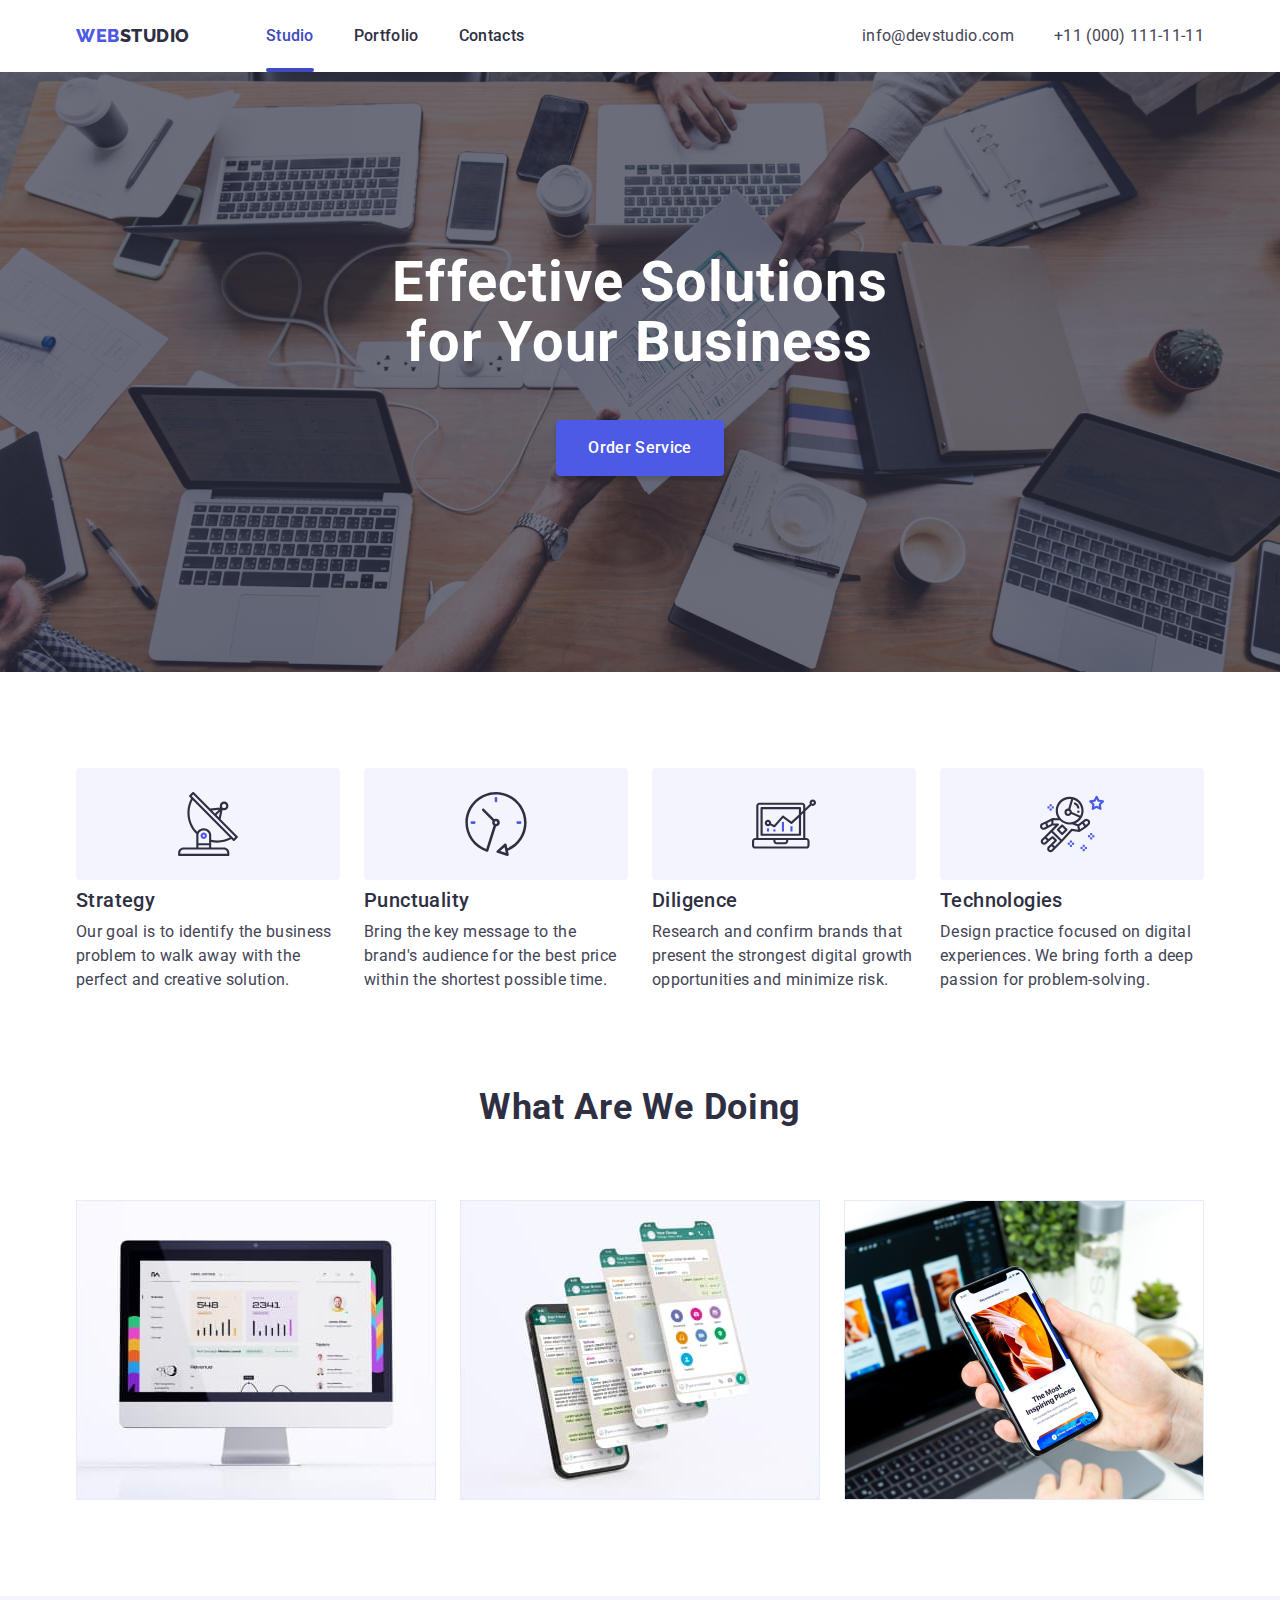
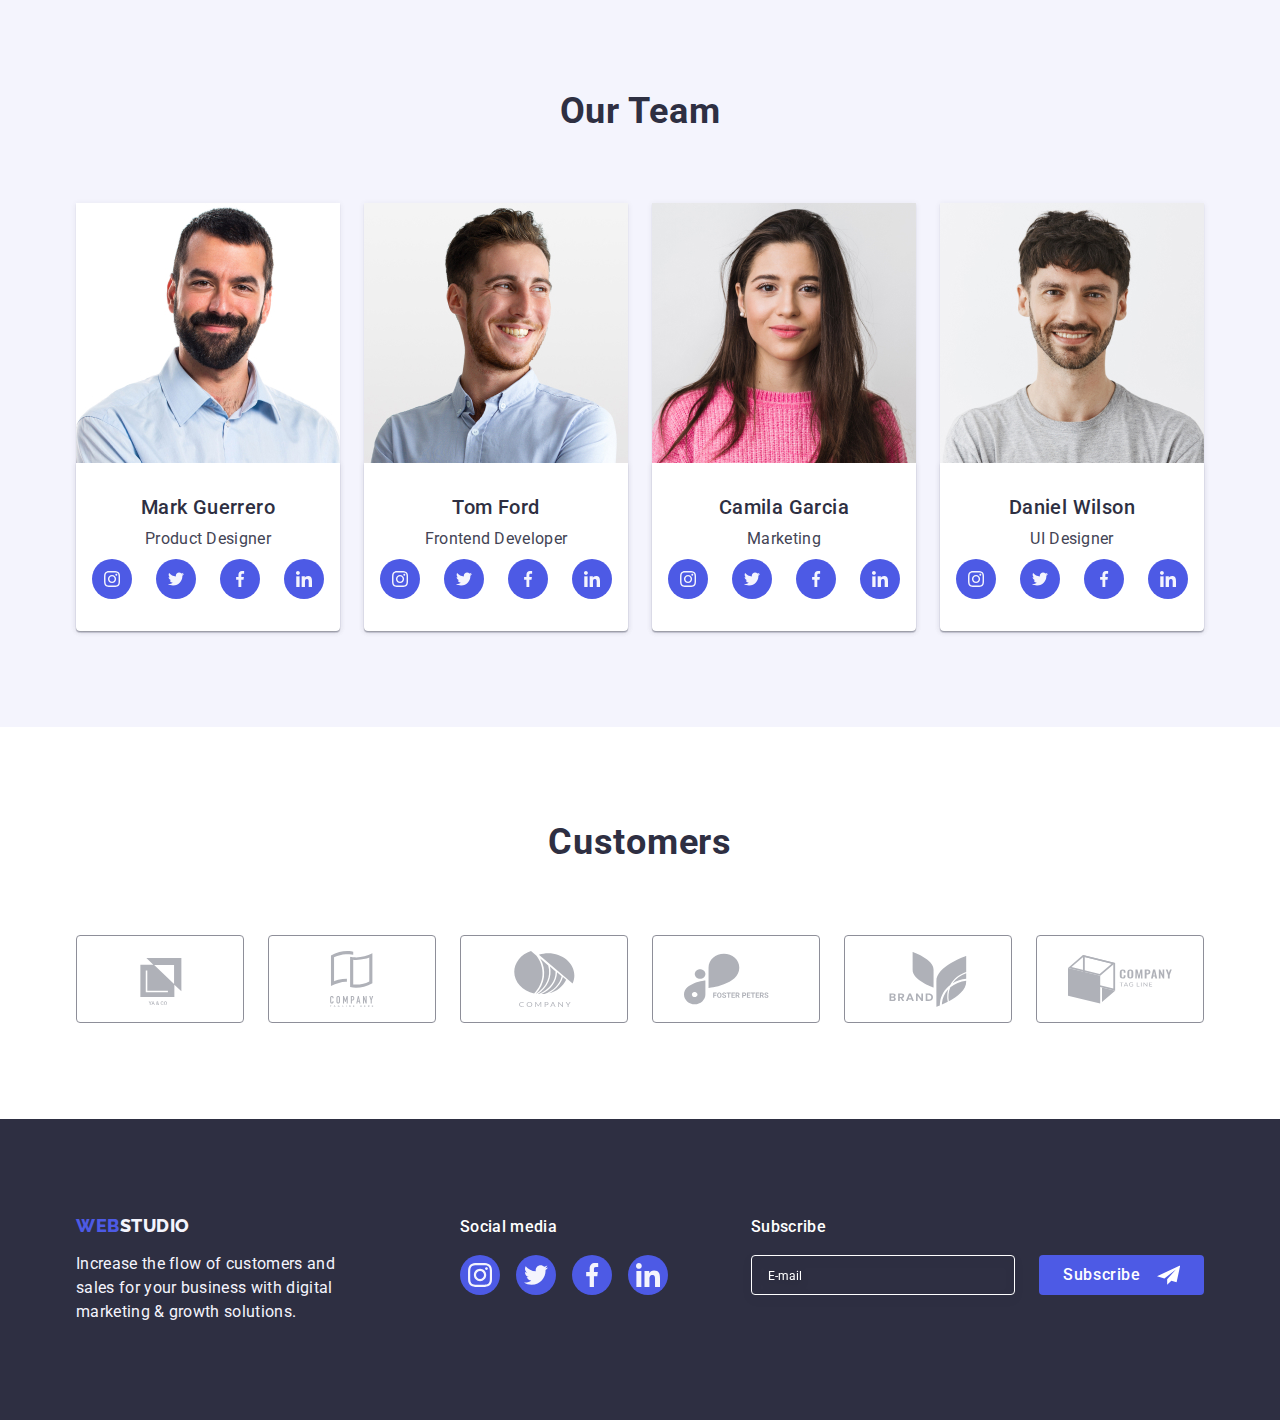
<file: index.html>
<!DOCTYPE html>
<html lang="en">
  <head>
    <meta charset="UTF-8" />
    <meta http-equiv="X-UA-Compatible" content="IE=edge" />
    <meta name="viewport" content="width=device-width, initial-scale=1.0" />
    <title>WebStudio</title>
    <link rel="preconnect" href="https://fonts.googleapis.com" />
    <link rel="preconnect" href="https://fonts.gstatic.com" crossorigin />
    <link
      href="https://fonts.googleapis.com/css2?family=Raleway:wght@800&family=Roboto:wght@400;500;700;900&display=swap"
      rel="stylesheet"
    />
    <link
      rel="stylesheet"
      href="https://cdnjs.cloudflare.com/ajax/libs/modern-normalize/1.1.0/modern-normalize.min.css"
    />
    <link rel="stylesheet" href="./css/styles.css" />
  </head>
  <body>
    <!-- Header -->

    <header class="header">
      <div class="container header-container">
        <nav class="header-nav">
          <a class="logo link" href="./index.html">Web<span class="logo-part">Studio</span></a>
          <ul class="site-nav list">
            <li class="site-nav-item"><a class="link current" href="./index.html">Studio</a></li>
            <li class="site-nav-item"><a class="link" href="./portfolio.html">Portfolio</a></li>
            <li class="site-nav-item"><a class="link" href="">Contacts</a></li>
          </ul>
        </nav>
        <button type="button" class="mobile-menu-open js-open-menu">
          <svg class="mobile-menu-open-icon" width="32" height="32">
            <use href="./images/icon.svg#icon-menu-hamburger"></use>
          </svg>
        </button>
        <address class="address">
          <ul class="list address-list">
            <li class="address-item">
              <a class="address-link link" href="mailto:info@devstudio.com">info@devstudio.com</a>
            </li>
            <li class="address-item">
              <a class="address-link link" href="tel:+110001111111">+11 (000) 111-11-11</a>
            </li>
          </ul>
        </address>
      </div>
      <div class="mobile-menu js-menu-container">
        <div class="container mobile-menu_container">
          <ul class="list mobile-menu-list">
            <li class="mobile-menu-item"
              ><a class="mobile-menu-link link current" href="./index.html">Studio</a></li
            >
            <li class="mobile-menu-item"
              ><a class="mobile-menu-link link" href="./portfolio.html">Portfolio</a></li
            >
            <li class="mobile-menu-item"><a class="mobile-menu-link link" href="">Contacts</a></li>
          </ul>
          <address class="mobile-menu-address">
            <ul class="list address-mobile-list">
              <li class="address-mobile-menu-item"
                ><a class="address-mobile-phone-menu-link link" href="tel:+110001111111"
                  >+11 (000) 111-11-11</a
                ></li
              >
              <li class="address-mobile-menu-item"
                ><a class="address-mobile-mail-menu-link link" href="">info@devstudio.com</a></li
              >
            </ul>
          </address>
          <ul class="list mobile-social-list">
            <li class="mobile-menu-social-item"
              ><a class="mobile-menu-social-link" href=""
                ><svg class="mobile-menu-social-icon" width="24" height="24">
                  <use href="./images/icon.svg#icon-instagram"></use></svg></a
            ></li>
            <li class="mobile-menu-social-item"
              ><a class="mobile-menu-social-link" href=""
                ><svg class="mobile-menu-social-icon" width="24" height="24">
                  <use href="./images/icon.svg#icon-twitter"></use></svg></a
            ></li>
            <li class="mobile-menu-social-item"
              ><a class="mobile-menu-social-link" href=""
                ><svg class="mobile-menu-social-icon" width="24" height="24">
                  <use href="./images/icon.svg#icon-facebook"></use></svg></a
            ></li>
            <li class="mobile-menu-social-item"
              ><a class="mobile-menu-social-link" href=""
                ><svg class="mobile-menu-social-icon" width="24" height="24">
                  <use href="./images/icon.svg#icon-linkedin"></use></svg></a
            ></li>
          </ul>
          <button class="mobile-menu_close-btn js-close-menu">
            <svg class="mobile-menu_close-icon" width="8" height="8">
              <use href="./images/icon.svg#icon-close-btn"></use>
            </svg>
          </button>
        </div>
      </div>
    </header>

    <main>

    <!-- Hero section -->

    <section class="hero">
        <div class="container hero-container">
          <h1 class="hero-title">Effective Solutions for Your Business</h1>
          <button type="button" class="button" data-modal-open>Order Service</button>
        </div>
      </section>

    <!-- Our advantages -->

    <section class="section">
        <div class="container">
          <h2 class="section-title visually-hidden">Our advantages</h2>
          <ul class="advantage-list list">
            <li class="advantage-item">
              <div class="advantage-icon-wrap">
                <svg class="advantage-icon" width="64" height="64">
                  <use href="./images/icon.svg#icon-antenna"></use>
                </svg>
              </div>
              <h3 class="title">Strategy</h3>
              <p class="text">
                Our goal is to identify the business problem to walk away with the perfect and
                creative solution.
              </p>
            </li>
            <li class="advantage-item">
              <div class="advantage-icon-wrap">
                <svg class="advantage-icon" width="64" height="64">
                  <use href="./images/icon.svg#icon-clock"></use>
                </svg>
              </div>
              <h3 class="title">Punctuality</h3>
              <p class="text">
                Bring the key message to the brand's audience for the best price within the shortest
                possible time.
              </p>
            </li>
            <li class="advantage-item">
              <div class="advantage-icon-wrap">
                <svg class="advantage-icon" width="64" height="64">
                  <use href="./images/icon.svg#icon-diagram"></use>
                </svg>
              </div>
              <h3 class="title">Diligence</h3>
              <p class="text">
                Research and confirm brands that present the strongest digital growth opportunities
                and minimize risk.
              </p>
            </li>
            <li class="advantage-item">
              <div class="advantage-icon-wrap">
                <svg class="advantage-icon" width="64" height="64">
                  <use href="./images/icon.svg#icon-astronaut"></use>
                </svg>
              </div>
              <h3 class="title">Technologies</h3>
              <p class="text">
                Design practice focused on digital experiences. We bring forth a deep passion for
                problem-solving.
              </p>
            </li>
          </ul>
        </div>
      </section>

    <!--What are we doing  -->

    <section class="section section-work">
        <div class="container">
          <h2 class="section-title">What are we doing</h2>
          <ul class="list-work list">
            <li class="work-item">
              <img
              srcset="
              ./images/work/work-1@1x.jpg 1x,
              ./images/work/work-1@2x.jpg 2x
              "
                src="./images/work/work-1@1x.jpg"
                alt="Monitor with image"
                width="360"
                height="300"
                loading="lazy"
              />
            </li>
            <li class="work-item">
              <img
              srcset="
              ./images/work/work-2@1x.jpg 1x,
              ./images/work/work-2@2x.jpg 2x
              "
                src="./images/work/work-2@1x.jpg"
                alt="Smartphone with open app"
                width="360"
                height="300"
                loading="lazy"
              />
            </li>
            <li class="work-item">
              <img
                srcset="
              ./images/work/work-3@1x.jpg 1x,
              ./images/work/work-3@2x.jpg 2x
              "
                src="./images/work/work-3@1x.jpg"
                alt="Browse smartphone"
                width="360"
                height="300"
                loading="lazy"
              />
            </li>
          </ul>
        </div>
      </section>

    <!-- Our team -->

    <section class="section section-team">
        <div class="container">
          <h2 class="section-title">Our Team</h2>
          <ul class="team-list list">
            <li class="team-item">
              <img
              srcset="
          ./images/our-team/img-1@1x.jpg 1x,
          ./images/our-team/img-1@2x.jpg 2x
          "
                src="./images/our-team/img-1@1x.jpg"
                alt="Mark Guerrero"
                width="264"
                height="260"
                loading="lazy"
              />
              <div class="card-content-wrapper">
                <h3 class="title">Mark Guerrero</h3>
                <p class="text">Product Designer</p>
                <ul class="social-list list">
                  <li class="social-list-item">
                    <a href="" class="social-list-link">
                      <svg class="social-list-icon" width="16" height="16">
                        <use href="./images/icon.svg#icon-instagram"></use>
                      </svg>
                    </a>
                  </li>
                  <li class="social-list-item">
                    <a href="" class="social-list-link">
                      <svg class="social-list-icon" width="16" height="16">
                        <use href="./images/icon.svg#icon-twitter"></use>
                      </svg>
                    </a>
                  </li>
                  <li class="social-list-item">
                    <a href="" class="social-list-link">
                      <svg class="social-list-icon" width="16" height="16">
                        <use href="./images/icon.svg#icon-facebook"></use>
                      </svg>
                    </a>
                  </li>
                  <li class="social-list-item">
                    <a href="" class="social-list-link">
                      <svg class="social-list-icon" width="16" height="16">
                        <use href="./images/icon.svg#icon-linkedin"></use>
                      </svg>
                    </a>
                  </li>
                </ul>
              </div>
            </li>
            <li class="team-item">
              <img
                srcset="
          ./images/our-team/img-2@1x.jpg 1x,
          ./images/our-team/img-2@2x.jpg 2x
          "
                src="./images/our-team/img-2@1x.jpg"
                 alt="Tom Ford"
                  width="264"
                   height="260"
                   loading="lazy"
                   />
              <div class="card-content-wrapper">
                <h3 class="title">Tom Ford</h3>
                <p class="text">Frontend Developer</p>
                <ul class="social-list list">
                  <li class="social-list-item">
                    <a href="" class="social-list-link">
                      <svg class="social-list-icon" width="16" height="16">
                        <use href="./images/icon.svg#icon-instagram"></use>
                      </svg>
                    </a>
                  </li>
                  <li class="social-list-item">
                    <a href="" class="social-list-link">
                      <svg class="social-list-icon" width="16" height="16">
                        <use href="./images/icon.svg#icon-twitter"></use>
                      </svg>
                    </a>
                  </li>
                  <li class="social-list-item">
                    <a href="" class="social-list-link">
                      <svg class="social-list-icon" width="16" height="16">
                        <use href="./images/icon.svg#icon-facebook"></use>
                      </svg>
                    </a>
                  </li>
                  <li class="social-list-item">
                    <a href="" class="social-list-link">
                      <svg class="social-list-icon" width="16" height="16">
                        <use href="./images/icon.svg#icon-linkedin"></use>
                      </svg>
                    </a>
                  </li>
                </ul>
              </div>
            </li>
            <li class="team-item">
              <img
                srcset="
          ./images/our-team/img-3@1x.jpg 1x,
          ./images/our-team/img-3@2x.jpg 2x
          "
                src="./images/our-team/img-3@1x.jpg"
                alt="Camila Garcia"
                width="264"
                height="260"
                loading="lazy"
              />
              <div class="card-content-wrapper">
                <h3 class="title">Camila Garcia</h3>
                <p class="text">Marketing</p>
                <ul class="social-list list">
                  <li class="social-list-item">
                    <a href="" class="social-list-link">
                      <svg class="social-list-icon" width="16" height="16">
                        <use href="./images/icon.svg#icon-instagram"></use>
                      </svg>
                    </a>
                  </li>
                  <li class="social-list-item">
                    <a href="" class="social-list-link">
                      <svg class="social-list-icon" width="16" height="16">
                        <use href="./images/icon.svg#icon-twitter"></use>
                      </svg>
                    </a>
                  </li>
                  <li class="social-list-item">
                    <a href="" class="social-list-link">
                      <svg class="social-list-icon" width="16" height="16">
                        <use href="./images/icon.svg#icon-facebook"></use>
                      </svg>
                    </a>
                  </li>
                  <li class="social-list-item">
                    <a href="" class="social-list-link">
                      <svg class="social-list-icon" width="16" height="16">
                        <use href="./images/icon.svg#icon-linkedin"></use>
                      </svg>
                    </a>
                  </li>
                </ul>
              </div>
            </li>
            <li class="team-item">
              <img
              srcset="
          ./images/our-team/img-4@1x.jpg 1x,
          ./images/our-team/img-4@2x.jpg 2x
          "
                src="./images/our-team/img-4@1x.jpg"
                alt="Daniel Wilson"
                width="264"
                height="260"
                loading="lazy"
              />
              <div class="card-content-wrapper">
                <h3 class="title">Daniel Wilson</h3>
                <p class="text">UI Designer</p>
                <ul class="social-list list">
                  <li class="social-list-item">
                    <a href="" class="social-list-link">
                      <svg class="social-list-icon" width="16" height="16">
                        <use href="./images/icon.svg#icon-instagram"></use>
                      </svg>
                    </a>
                  </li>
                  <li class="social-list-item">
                    <a href="" class="social-list-link">
                      <svg class="social-list-icon" width="16" height="16">
                        <use href="./images/icon.svg#icon-twitter"></use>
                      </svg>
                    </a>
                  </li>
                  <li class="social-list-item">
                    <a href="" class="social-list-link">
                      <svg class="social-list-icon" width="16" height="16">
                        <use href="./images/icon.svg#icon-facebook"></use>
                      </svg>
                    </a>
                  </li>
                  <li class="social-list-item">
                    <a href="" class="social-list-link">
                      <svg class="social-list-icon" width="16" height="16">
                        <use href="./images/icon.svg#icon-linkedin"></use>
                      </svg>
                    </a>
                  </li>
                </ul>
              </div>
            </li>
          </ul>
        </div>
      </section>

    <!-- Section Customers -->

    <section class="section section-customers">
        <div class="container">
          <h2 class="section-title">Customers</h2>
          <ul class="customers-list list">
            <li class="customers-list-item">
              <a href="" class="customers-list-link">
                <svg class="customers-list-icon" width="104" height="56">
                  <use href="./images/icon.svg#icon-logo-1"></use>
                </svg>
              </a>
            </li>
            <li class="customers-list-item">
              <a href="" class="customers-list-link">
                <svg class="customers-list-icon" width="104" height="56">
                  <use href="./images/icon.svg#icon-logo-2"></use>
                </svg>
              </a>
            </li>
            <li class="customers-list-item">
              <a href="" class="customers-list-link">
                <svg class="customers-list-icon" width="104" height="56">
                  <use href="./images/icon.svg#icon-logo-3"></use>
                </svg>
              </a>
            </li>
            <li class="customers-list-item">
              <a href="" class="customers-list-link">
                <svg class="customers-list-icon" width="104" height="56">
                  <use href="./images/icon.svg#icon-logo-4"></use>
                </svg>
              </a>
            </li>
            <li class="customers-list-item">
              <a href="" class="customers-list-link">
                <svg class="customers-list-icon" width="104" height="56">
                  <use href="./images/icon.svg#icon-logo-5"></use>
                </svg>
              </a>
            </li>
            <li class="customers-list-item">
              <a href="" class="customers-list-link">
                <svg class="customers-list-icon" width="104" height="56">
                  <use href="./images/icon.svg#icon-logo-6"></use>
                </svg>
              </a>
            </li>
          </ul>
        </div>
      </section>
    </main>

    <!-- footer -->

    <footer class="footer">
      <div class="container footer-container">
        <div class="logo-wrap">
          <a class="logo link" href="./index.html">Web<span class="logo-part">Studio</span></a>
          <p class="text">
            Increase the flow of customers and sales for your business with digital marketing &
            growth solutions.
          </p>
        </div>

        <div class="social-list-wrap">
          <p class="social-title">Social media</p>
          <ul class="social-list list">
            <li class="social-list-item">
              <a href="" class="social-list-link">
                <svg class="social-list-icon" width="24" height="24">
                  <use href="./images/icon.svg#icon-instagram"></use>
                </svg>
              </a>
            </li>
            <li class="social-list-item">
              <a href="" class="social-list-link">
                <svg class="social-list-icon" width="24" height="24">
                  <use href="./images/icon.svg#icon-twitter"></use>
                </svg>
              </a>
            </li>
            <li class="social-list-item">
              <a href="" class="social-list-link">
                <svg class="social-list-icon" width="24" height="24">
                  <use href="./images/icon.svg#icon-facebook"></use>
                </svg>
              </a>
            </li>
            <li class="social-list-item">
              <a href="" class="social-list-link">
                <svg class="social-list-icon" width="24" height="24">
                  <use href="./images/icon.svg#icon-linkedin"></use>
                </svg>
              </a>
            </li>
          </ul>
        </div>
        <div class="footer-subscribe-wrap">
          <p class="footer-subscribe-field-desc">Subscribe</p>
          <form class="footer-form">
            <label class="footer-subscribe-field">
              <input
                class="footer-subscribe-field-input"
                type="email"
                name="user_email"
                placeholder="E-mail"
              />
            </label>
            <button type="submit" class="footer-subscribe-btn"
              >Subscribe
              <svg class="footer-subscribe-icon" width="24" height="24">
                <use href="./images/icon.svg#icon-subscribe-telegram"></use>
              </svg>
            </button>
          </form>
        </div>
      </div>
    </footer>

    <!-- Modal -->

    <div class="backdrop is-hidden" data-modal>
      <div class="modal">
        <button type="button" class="modal-close-btn" data-modal-close>
          <svg class="modal-close-btn-icon" width="8" height="8">
            <use href="./images/icon.svg#icon-close-btn"></use>
          </svg>
        </button>
        <form class="modal-form">
          <p class="modal-desc">Leave your contacts and we will call you back</p>
          <label class="modal-form-field">
            <span class="modal-form-imput-desc"> Name </span>
            <span class="modal-form-input-wrap">
              <input type="text" name="user_name" class="modal-form-input" />
              <svg class="modal-form-imput-icon" width="12" height="12">
                <use href="./images/icon.svg#icon-name"></use>
              </svg>
            </span>
          </label>
          <label class="modal-form-field">
            <span class="modal-form-imput-desc"> Phone </span>
            <span class="modal-form-input-wrap">
              <input type="tel" name="user_phone" class="modal-form-input" />
              <svg class="modal-form-imput-icon" width="13" height="13">
                <use href="./images/icon.svg#icon-phone"></use>
              </svg>
            </span>
          </label>
          <label class="modal-form-field">
            <span class="modal-form-imput-desc"> Email </span>
            <span class="modal-form-input-wrap">
              <input type="email" name="user_email" class="modal-form-input" />
              <svg class="modal-form-imput-icon" width="15" height="12">
                <use href="./images/icon.svg#icon-email"></use>
              </svg>
            </span>
          </label>
          <label class="modal-form-field">
            <span class="modal-form-imput-desc">Comment</span>
            <textarea
              class="modal-form-massage"
              name="user_massage"
              placeholder="Text input"
            ></textarea>
          </label>
          <input
            id="user-policy"
            type="checkbox"
            name="user_policy"
            class="modal-form-check visually-hidden"
          />
          <label for="user-policy" class="modal-form-check-desk"
            >
            <span>accept the terms and conditions of the&nbsp;<a class="footer-modal-link" href=""
              >Privacy Policy</a>
            </span>
            </label
          >
          <button type="submit" class="modal-form-submit-btn">Send</button>
        </form>
      </div>
    </div>
    <script src="./js/mobile-menu.js"></script>
    <script src="./js/modal.js"></script>
  </body>
</html>
</file>
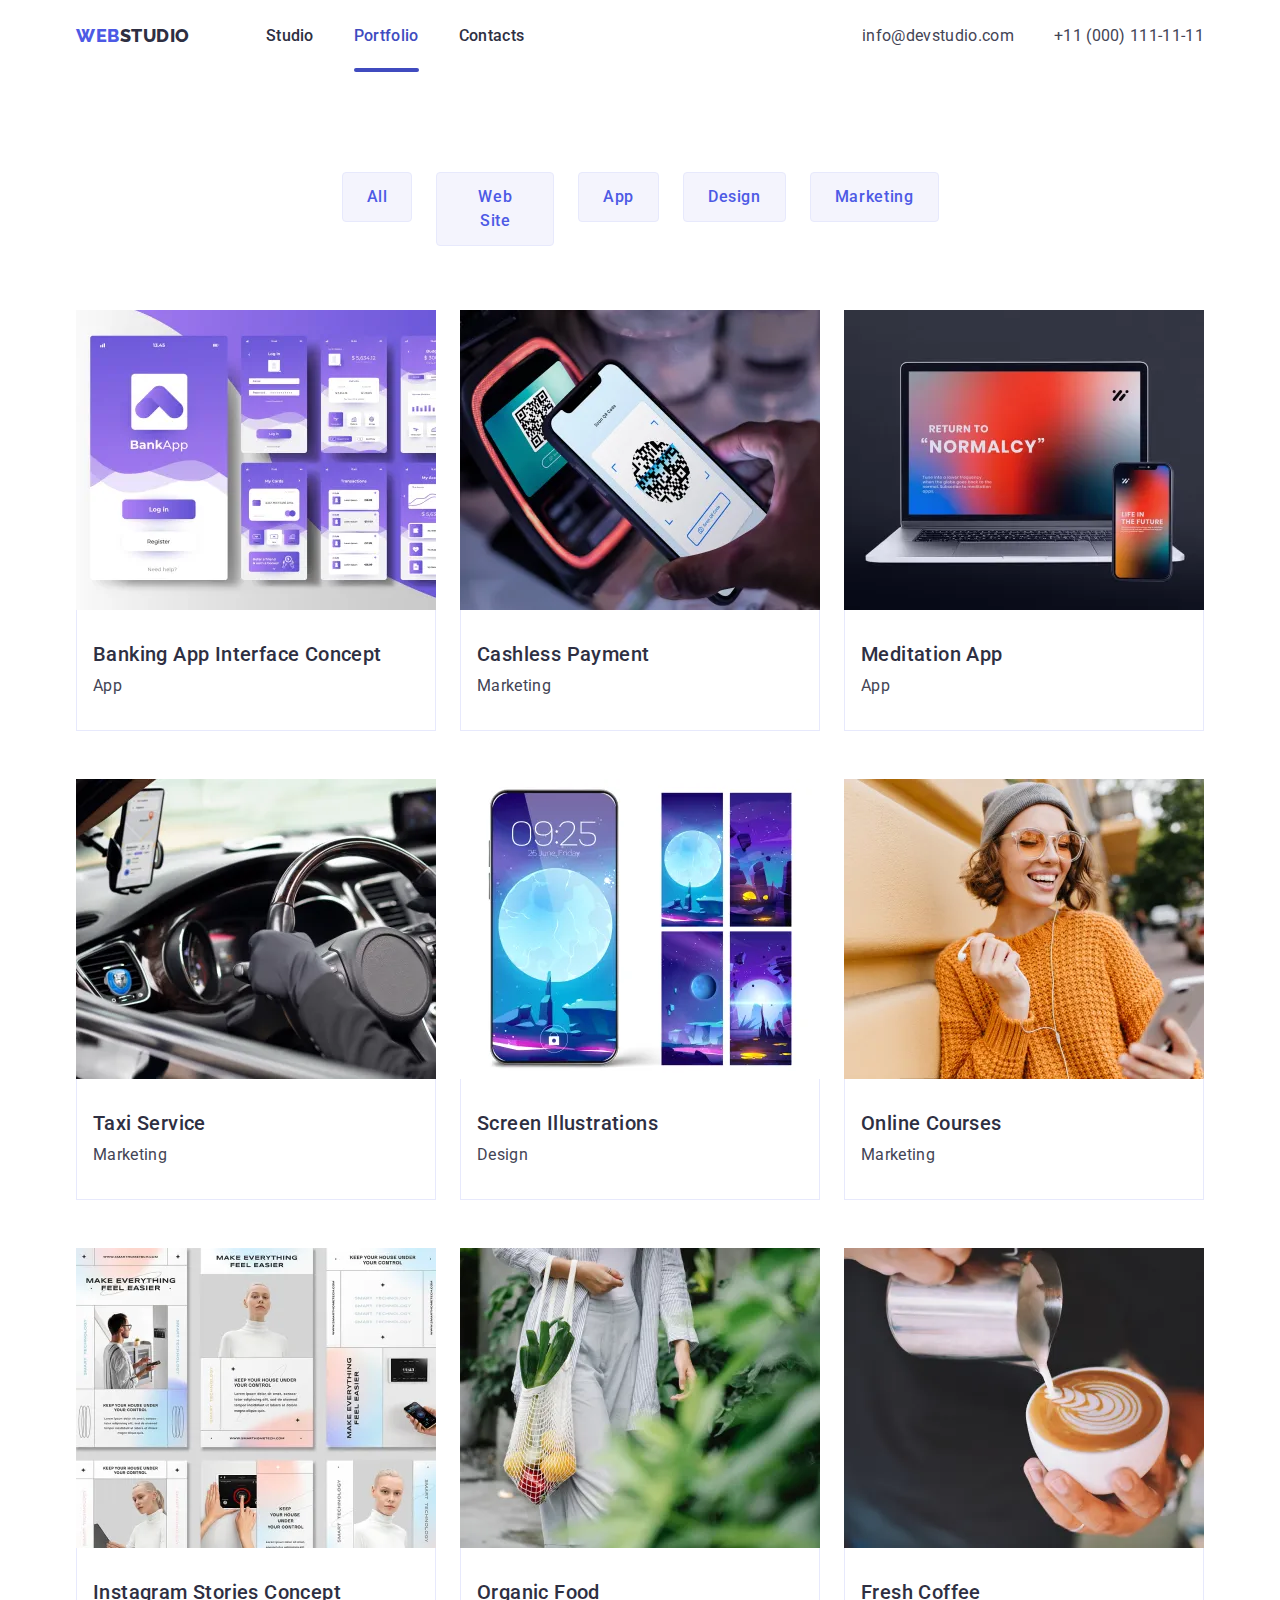
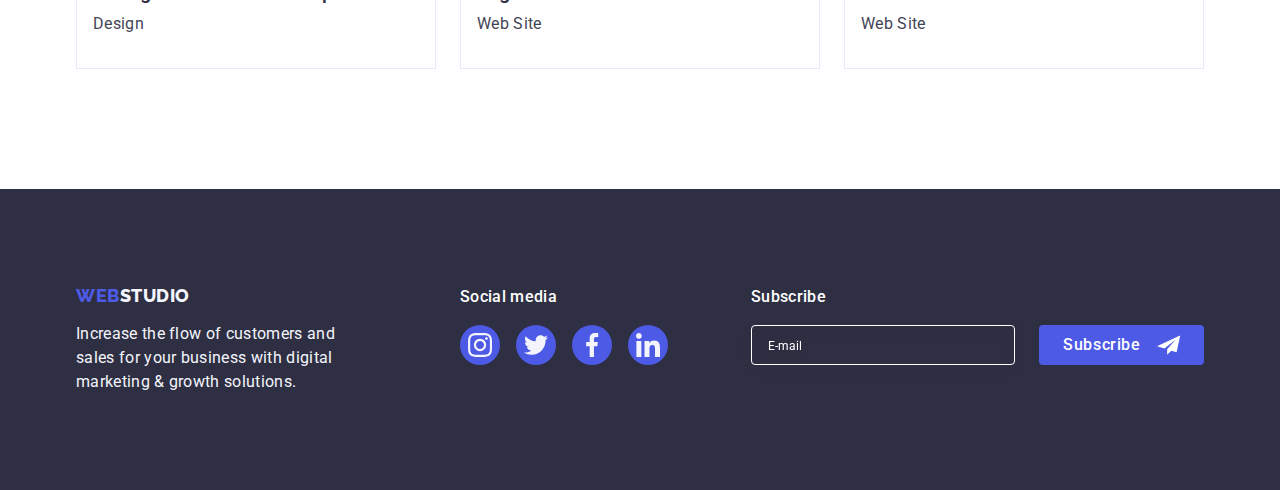
<file: portfolio.html>
<!DOCTYPE html>
<html lang="en">
  <head>
    <meta charset="UTF-8" />
    <meta http-equiv="X-UA-Compatible" content="IE=edge" />
    <meta name="viewport" content="width=device-width, initial-scale=1.0" />
    <title>WebStudio</title>
    <link rel="preconnect" href="https://fonts.googleapis.com" />
    <link rel="preconnect" href="https://fonts.gstatic.com" crossorigin />
    <link
      href="https://fonts.googleapis.com/css2?family=Raleway:wght@800&family=Roboto:wght@400;500;700;900&display=swap"
      rel="stylesheet"
    />
    <link
      rel="stylesheet"
      href="https://cdnjs.cloudflare.com/ajax/libs/modern-normalize/1.1.0/modern-normalize.min.css"
    />
    <link rel="stylesheet" href="./css/styles.css" />
  </head>
  <body>
    <!-- Header -->
       <header class="header">
      <div class="container header-container">
        <nav class="header-nav">
          <a class="logo link" href="./index.html">Web<span class="logo-part">Studio</span></a>
          <ul class="site-nav list">
            <li class="site-nav-item"><a class="link" href="./index.html">Studio</a></li>
            <li class="site-nav-item"><a class="link current" href="./portfolio.html">Portfolio</a></li>
            <li class="site-nav-item"><a class="link" href="">Contacts</a></li>
          </ul>
        </nav>
        <button type="button" class="mobile-menu-open js-open-menu">
          <svg class="mobile-menu-open-icon" width="32" height="32">
            <use href="./images/icon.svg#icon-menu-hamburger"></use>
          </svg>
        </button>
        <address class="address">
          <ul class="list address-list">
            <li class="address-item">
              <a class="address-link link" href="mailto:info@devstudio.com">info@devstudio.com</a>
            </li>
            <li class="address-item">
              <a class="address-link link" href="tel:+110001111111">+11 (000) 111-11-11</a>
            </li>
          </ul>
        </address>
      </div>
      <div class="mobile-menu js-menu-container">
        <div class="container mobile-menu_container">
          <ul class="list mobile-menu-list">
            <li class="mobile-menu-item"
              ><a class="mobile-menu-link link current" href="./index.html">Studio</a></li
            >
            <li class="mobile-menu-item"
              ><a class="mobile-menu-link link" href="./portfolio.html">Portfolio</a></li
            >
            <li class="mobile-menu-item"><a class="mobile-menu-link link" href="">Contacts</a></li>
          </ul>
          <address class="mobile-menu-address">
            <ul class="list address-mobile-list">
              <li class="address-mobile-menu-item"
                ><a class="address-mobile-phone-menu-link link" href="tel:+110001111111"
                  >+11 (000) 111-11-11</a
                ></li
              >
              <li class="address-mobile-menu-item"
                ><a class="address-mobile-mail-menu-link link" href="">info@devstudio.com</a></li
              >
            </ul>
          </address>
          <ul class="list mobile-social-list">
            <li class="mobile-menu-social-item"
              ><a class="mobile-menu-social-link" href=""
                ><svg class="mobile-menu-social-icon" width="24" height="24">
                  <use href="./images/icon.svg#icon-instagram"></use></svg></a
            ></li>
            <li class="mobile-menu-social-item"
              ><a class="mobile-menu-social-link" href=""
                ><svg class="mobile-menu-social-icon" width="24" height="24">
                  <use href="./images/icon.svg#icon-twitter"></use></svg></a
            ></li>
            <li class="mobile-menu-social-item"
              ><a class="mobile-menu-social-link" href=""
                ><svg class="mobile-menu-social-icon" width="24" height="24">
                  <use href="./images/icon.svg#icon-facebook"></use></svg></a
            ></li>
            <li class="mobile-menu-social-item"
              ><a class="mobile-menu-social-link" href=""
                ><svg class="mobile-menu-social-icon" width="24" height="24">
                  <use href="./images/icon.svg#icon-linkedin"></use></svg></a
            ></li>
          </ul>
          <button class="mobile-menu_close-btn js-close-menu">
            <svg class="mobile-menu_close-icon" width="8" height="8">
              <use href="./images/icon.svg#icon-close-btn"></use>
            </svg>
          </button>
        </div>
      </div>
    </header>
    <main>
      <section class="section-portfolio">
        <div class="container">
          <h1 class="visually-hidden">Portfolio</h1>
          <ul class="button-list list">
            <li class="button-item"><button type="button" class="btn">All</button></li>
            <li class="button-item"><button type="button" class="btn">Web Site</button></li>
            <li class="button-item"><button type="button" class="btn">App</button></li>
            <li class="button-item"><button type="button" class="btn">Design</button></li>
            <li class="button-item"><button type="button" class="btn">Marketing</button></li>
          </ul>
          <ul class="portfolio-list list">
            <li class="portfolio-item">
              <a href="" class="link portfolio-link">
                <div class="card-img-wrapper">
                  <picture>
                    <source media="(min-width: 1200px )" 
                    srcset="./images/projects/img-1_desc@1x.webp 1x, ./images/projects/img-1_desc@2x.webp 2x"
                     type="image/webp"/>
                    <source media="(min-width: 1200px )" 
                    srcset="./images/projects/img-1_desc@1x.jpg 1x, ./images/projects/img-1_desc@2x.jpg 2x"
                     type="image/jpg"/>
                    <source media="(min-width: 767px )" 
                    srcset="./images/projects/img-1_tab@1x.webp 1x, ./images/projects/img-1_tab@2x.webp 2x"
                     type="image/webp"/>
                    <source media="(min-width: 767px )" 
                    srcset="./images/projects/img-1_tab@1x.jpg 1x, ./images/projects/img-1_tab@2x.jpg 2x"
                     type="image/jpg"/>
                     <source media="(max-width: 767px )" 
                    srcset="./images/projects/img-1_mob@1x.webp 1x, ./images/projects/img-1_mob@2x.webp 2x"
                     type="image/webp"/>
                    <source media="(max-width: 767px )" 
                    srcset="./images/projects/img-1_mob@1x.jpg 1x, ./images/projects/img-1_mob@2x.jpg 2x"
                     type="image/jpg"/>
                    <img
                  src="./images/projects/img-1_mob@1x.jpg.jpg"
                  alt="Banking App Interface Concept"
                  width="360"
                  height="300"
                  loading="lazy"
                />
                </picture>
                <p class="overlay">
                  14 Stylish and User-Friendly App Design Concepts · Task Manager App · Calorie
                  Tracker App · Exotic Fruit Ecommerce App · Cloud Storage App
                </p>
              </div>
                <div class="card-content-wrap">
                  <h2 class="card-title">Banking App Interface Concept</h2>
                  <p class="text">App</p>
                </div>
              </a>
            </li>
            <li class="portfolio-item">
              <a href="" class="link portfolio-link"
                >
                <div class="card-img-wrapper">
                  <picture>
                    <source media="(min-width: 1200px )" 
                    srcset="./images/projects/img-2_desc@1x.webp 1x, ./images/projects/img-2_desc@2x.webp 2x"
                     type="image/webp"/>
                    <source media="(min-width: 1200px )" 
                    srcset="./images/projects/img-2_desc@1x.jpg 1x, ./images/projects/img-2_desc@2x.jpg 2x"
                     type="image/jpg"/>
                    <source media="(min-width: 767px )" 
                    srcset="./images/projects/img-2_tab@1x.webp 1x, ./images/projects/img-2_tab@2x.webp 2x"
                     type="image/webp"/>
                    <source media="(min-width: 767px )" 
                    srcset="./images/projects/img-2_tab@1x.jpg 1x, ./images/projects/img-2_tab@2x.jpg 2x"
                     type="image/jpg"/>
                     <source media="(max-width: 767px )" 
                    srcset="./images/projects/img-2_mob@1x.webp 1x, ./images/projects/img-2_mob@2x.webp 2x"
                     type="image/webp"/>
                    <source media="(max-width: 767px )" 
                    srcset="./images/projects/img-2_mob@1x.jpg 1x, ./images/projects/img-2_mob@2x.jpg 2x"
                     type="image/jpg"/>
                <img
                  src="./images/projects/img-2_mob@1x.jpg.jpg"
                  alt="Reading a qr code with smartphone"
                  width="360"
                  height="300"
                  loading="lazy"
                />
                </picture>
                <p class="overlay">
                  14 Stylish and User-Friendly App Design Concepts · Task Manager App · Calorie
                  Tracker App · Exotic Fruit Ecommerce App · Cloud Storage App
                </p>
              </div>
                <div class="card-content-wrap">
                  <h2 class="card-title">Cashless Payment</h2>
                  <p class="text">Marketing</p>
                </div>
              </a>
            </li>
            <li class="portfolio-item">
              <a href="" class="link portfolio-link"
                >
                <div class="card-img-wrapper">
                  <picture>
                    <source media="(min-width: 1200px )" 
                    srcset="./images/projects/img-3_desc@1x.webp 1x, ./images/projects/img-3_desc@2x.webp 2x"
                     type="image/webp"/>
                    <source media="(min-width: 1200px )" 
                    srcset="./images/projects/img-3_desc@1x.jpg 1x, ./images/projects/img-3_desc@2x.jpg 2x"
                     type="image/jpg"/>
                    <source media="(min-width: 767px )" 
                    srcset="./images/projects/img-3_tab@1x.webp 1x, ./images/projects/img-3_tab@2x.webp 2x"
                     type="image/webp"/>
                    <source media="(min-width: 767px )" 
                    srcset="./images/projects/img-3_tab@1x.jpg 1x, ./images/projects/img-3_tab@2x.jpg 2x"
                     type="image/jpg"/>
                     <source media="(max-width: 767px )" 
                    srcset="./images/projects/img-3_mob@1x.webp 1x, ./images/projects/img-3_mob@2x.webp 2x"
                     type="image/webp"/>
                    <source media="(max-width: 767px )" 
                    srcset="./images/projects/img-3_mob@1x.jpg 1x, ./images/projects/img-3_mob@2x.jpg 2x"
                     type="image/jpg"/>
                <img
                  src="./images/projects/img-3_mob@1x.jpg"
                  alt="Aplication on the screen of laptop and smartphone"
                  width="360"
                  height="300"
                  loading="lazy"
                />
                 </picture>
                <p class="overlay">
                  14 Stylish and User-Friendly App Design Concepts · Task Manager App · Calorie
                  Tracker App · Exotic Fruit Ecommerce App · Cloud Storage App
                </p>
              </div>
                 <div class="card-content-wrap">
                  <h2 class="card-title">Meditation App</h2>
                  <p class="text">App</p>
                </div>
              </a>
            </li>
            <li class="portfolio-item">
              <a href="" class="link portfolio-link"
                >
                <div class="card-img-wrapper">
                  <picture>
                    <source media="(min-width: 1200px )" 
                    srcset="./images/projects/img-4_desc@1x.webp 1x, ./images/projects/img-4_desc@2x.webp 2x"
                     type="image/webp"/>
                    <source media="(min-width: 1200px )" 
                    srcset="./images/projects/img-4_desc@1x.jpg 1x, ./images/projects/img-4_desc@2x.jpg 2x"
                     type="image/jpg"/>
                    <source media="(min-width: 767px )" 
                    srcset="./images/projects/img-4_tab@1x.webp 1x, ./images/projects/img-4_tab@2x.webp 2x"
                     type="image/webp"/>
                    <source media="(min-width: 767px )" 
                    srcset="./images/projects/img-4_tab@1x.jpg 1x, ./images/projects/img-4_tab@2x.jpg 2x"
                     type="image/jpg"/>
                     <source media="(max-width: 767px )" 
                    srcset="./images/projects/img-4_mob@1x.webp 1x, ./images/projects/img-4_mob@2x.webp 2x"
                     type="image/webp"/>
                    <source media="(max-width: 767px )" 
                    srcset="./images/projects/img-4_mob@1x.jpg 1x, ./images/projects/img-4_mob@2x.jpg 2x"
                     type="image/jpg"/>
                <img
                  src="./images/projects/img-4_mob@1x.jpg.jpg"
                  alt="Driver driving a car"
                  width="360"
                  height="300"
                  loading="lazy"
                />
                  </picture>
                <p class="overlay">
                  14 Stylish and User-Friendly App Design Concepts · Task Manager App · Calorie
                  Tracker App · Exotic Fruit Ecommerce App · Cloud Storage App
                </p>
              </div>
                <div class="card-content-wrap">
                  <h2 class="card-title">Taxi Service</h2>
                  <p class="text">Marketing</p>
                </div>
              </a>
            </li>
            <li class="portfolio-item">
              <a href="" class="link portfolio-link"
                >
                <div class="card-img-wrapper">
                  <picture>
                    <source media="(min-width: 1200px )" 
                    srcset="./images/projects/img-5_desc@1x.webp 1x, ./images/projects/img-5_desc@2x.webp 2x"
                     type="image/webp"/>
                    <source media="(min-width: 1200px )" 
                    srcset="./images/projects/img-5_desc@1x.jpg 1x, ./images/projects/img-5_desc@2x.jpg 2x"
                     type="image/jpg"/>
                    <source media="(min-width: 767px )" 
                    srcset="./images/projects/img-5_tab@1x.webp 1x, ./images/projects/img-5_tab@2x.webp 2x"
                     type="image/webp"/>
                    <source media="(min-width: 767px )" 
                    srcset="./images/projects/img-5_tab@1x.jpg 1x, ./images/projects/img-5_tab@2x.jpg 2x"
                     type="image/jpg"/>
                     <source media="(max-width: 767px )" 
                    srcset="./images/projects/img-5_mob@1x.webp 1x, ./images/projects/img-5_mob@2x.webp 2x"
                     type="image/webp"/>
                    <source media="(max-width: 767px )" 
                    srcset="./images/projects/img-5_mob@1x.jpg 1x, ./images/projects/img-5_mob@2x.jpg 2x"
                     type="image/jpg"/>
                <img
                  src="./images/projects/img-5_mob@1x.jpg"
                  alt="Screen Illustrations for smartphone"
                  width="360"
                  height="300"
                  loading="lazy"
                />
                  </picture>
                <p class="overlay">
                  14 Stylish and User-Friendly App Design Concepts · Task Manager App · Calorie
                  Tracker App · Exotic Fruit Ecommerce App · Cloud Storage App
                </p>
              </div>
                <div class="card-content-wrap">
                  <h2 class="card-title">Screen Illustrations</h2>
                  <p class="text">Design</p>
                </div>
              </a>
            </li>
            <li class="portfolio-item">
              <a href="" class="link portfolio-link"
                >
                <div class="card-img-wrapper">
                  <picture>
                    <source media="(min-width: 1200px )" 
                    srcset="./images/projects/img-6_desc@1x.webp 1x, ./images/projects/img-6_desc@2x.webp 2x"
                     type="image/webp"/>
                    <source media="(min-width: 1200px )" 
                    srcset="./images/projects/img-6_desc@1x.webp 1x, ./images/projects/img-6_desc@2x.jpg 2x"
                     type="image/jpg"/>
                    <source media="(min-width: 767px )" 
                    srcset="./images/projects/img-6_tab@1x.jpg 1x, ./images/projects/img-6_tab@2x.webp 2x"
                     type="image/webp"/>
                    <source media="(min-width: 767px )" 
                    srcset="./images/projects/img-6_tab@1x.jpg 1x, ./images/projects/img-6_tab@2x.jpg 2x"
                     type="image/jpg"/>
                     <source media="(max-width: 767px )" 
                    srcset="./images/projects/img-6_mob@1x.webp 1x, ./images/projects/img-6_mob@2x.webp 2x"
                     type="image/webp"/>
                    <source media="(max-width: 767px )" 
                    srcset="./images/projects/img-6_mob@1x.jpg 1x, ./images/projects/img-6_mob@2x.jpg 2x"
                     type="image/jpg"/>
                <img
                  src="./images/projects/img-6_mob@1x.jpg"
                  alt="Girl with headphones"
                  width="360"
                  height="300"
                  loading="lazy"
                />
                  </picture>
                <p class="overlay">
                  14 Stylish and User-Friendly App Design Concepts · Task Manager App · Calorie
                  Tracker App · Exotic Fruit Ecommerce App · Cloud Storage App
                </p>
              </div>
                <div class="card-content-wrap">
                  <h2 class="card-title">Online Courses</h2>
                  <p class="text">Marketing</p>
                </div>
              </a>
            </li>
            <li class="portfolio-item">
              <a href="" class="link portfolio-link"
                >
                <div class="card-img-wrapper">
                  <picture>
                    <source media="(min-width: 1200px )" 
                    srcset="./images/projects/img-7_desc@1x.webp 1x, ./images/projects/img-7_desc@2x.webp 2x"
                     type="image/webp"/>
                    <source media="(min-width: 1200px )" 
                    srcset="./images/projects/img-7_desc@1x.jpg 1x, ./images/projects/img-7_desc@2x.jpg 2x"
                     type="image/jpg"/>
                    <source media="(min-width: 767px )" 
                    srcset="./images/projects/img-7_tab@1x.webp 1x, ./images/projects/img-7_tab@2x.webp 2x"
                     type="image/webp"/>
                    <source media="(min-width: 767px )" 
                    srcset="./images/projects/img-7_tab@1x.jpg 1x, ./images/projects/img-7_tab@2x.jpg 2x"
                     type="image/jpg"/>
                     <source media="(max-width: 767px )" 
                    srcset="./images/projects/img-7_mob@1x.webp 1x, ./images/projects/img-7_mob@2x.webp 2x"
                     type="image/webp"/>
                    <source media="(max-width: 767px )" 
                    srcset="./images/projects/img-7_mob@1x.jpg 1x, ./images/projects/img-7_mob@2x.jpg 2x"
                     type="image/jpg"/>
                <img
                  src="./images/projects/img-7_mob@1x.jpg"
                  alt="Instagram Stories Concept Illustrations"
                  width="360"
                  height="300"
                  loading="lazy"
                />
                  </picture>
                <p class="overlay">
                  14 Stylish and User-Friendly App Design Concepts · Task Manager App · Calorie
                  Tracker App · Exotic Fruit Ecommerce App · Cloud Storage App
                </p>
              </div>
                <div class="card-content-wrap">
                  <h2 class="card-title">Instagram Stories Concept</h2>
                  <p class="text">Design</p>
                </div>
              </a>
            </li>
            <li class="portfolio-item">
              <a href="" class="link portfolio-link"
                >
                <div class="card-img-wrapper">
                  <picture>
                    <source media="(min-width: 1200px )" 
                    srcset="./images/projects/img-8_desc@1x.webp 1x, ./images/projects/img-8_desc@2x.webp 2x"
                     type="image/webp"/>
                    <source media="(min-width: 1200px )" 
                    srcset="./images/projects/img-8_desc@1x.jpg 1x, ./images/projects/img-8_desc@2x.jpg 2x"
                     type="image/jpg"/>
                    <source media="(min-width: 767px )" 
                    srcset="./images/projects/img-8_tab@1x.webp 1x, ./images/projects/img-8_tab@2x.webp 2x"
                     type="image/webp"/>
                    <source media="(min-width: 767px )" 
                    srcset="./images/projects/img-8_tab@1x.jpg 1x, ./images/projects/img-8_tab@2x.jpg 2x"
                     type="image/jpg"/>
                     <source media="(max-width: 767px )" 
                    srcset="./images/projects/img-8_mob@1x.webp 1x, ./images/projects/img-8_mob@2x.webp 2x"
                     type="image/webp"/>
                    <source media="(max-width: 767px )" 
                    srcset="./images/projects/img-8_mob@1x.jpg 1x, ./images/projects/img-8_mob@2x.jpg 2x"
                     type="image/jpg"/>
                <img
                  src="./images/projects/img-8_mob@1x.jpg"
                  alt="Woman carrying food in a bag"
                  width="360"
                  height="300"
                  loading="lazy"
                />
                  </picture>
                <p class="overlay">
                  14 Stylish and User-Friendly App Design Concepts · Task Manager App · Calorie
                  Tracker App · Exotic Fruit Ecommerce App · Cloud Storage App
                </p>
              </div>
                <div class="card-content-wrap">
                  <h2 class="card-title">Organic Food</h2>
                  <p class="text">Web Site</p>
                </div>
              </a>
            </li>
            <li class="portfolio-item">
              <a href="" class="link portfolio-link"
                >
                <div class="card-img-wrapper">
                  <picture>
                    <source media="(min-width: 1200px )" 
                    srcset="./images/projects/img-9_desc@1x.webp 1x, ./images/projects/img-9_desc@2x.webp 2x"
                     type="image/webp"/>
                    <source media="(min-width: 1200px )" 
                    srcset="./images/projects/img-9_desc@1x.jpg 1x, ./images/projects/img-9_desc@2x.jpg 2x"
                     type="image/jpg"/>
                    <source media="(min-width: 767px )" 
                    srcset="./images/projects/img-9_tab@1x.webp 1x, ./images/projects/img-9_tab@2x.webp 2x"
                     type="image/webp"/>
                    <source media="(min-width: 767px )" 
                    srcset="./images/projects/img-9_tab@1x.jpg 1x, ./images/projects/img-9_tab@2x.jpg 2x"
                     type="image/jpg"/>
                     <source media="(max-width: 767px )" 
                    srcset="./images/projects/img-9_mob@1x.webp 1x, ./images/projects/img-9_mob@2x.webp 2x"
                     type="image/webp"/>
                    <source media="(max-width: 767px )" 
                    srcset="./images/projects/img-9_mob@1x.jpg 1x, ./images/projects/img-9_mob@2x.jpg 2x"
                     type="image/jpg"/>
                <img
                  src="./images/projects/projects/img-9_mob@1x.jpg"
                  alt="Milk is poured into a cup of coffee"
                  width="360"
                  height="300"
                  loading="lazy"
                />
                  </picture>
                <p class="overlay">
                  14 Stylish and User-Friendly App Design Concepts · Task Manager App · Calorie
                  Tracker App · Exotic Fruit Ecommerce App · Cloud Storage App
                </p>
              </div>
                <div class="card-content-wrap">
                  <h2 class="card-title">Fresh Coffee</h2>
                  <p class="text">Web Site</p>
                </div>
              </a>
            </li>
          </ul>
        </div>
      </section>
    </main>

    <!-- footer -->

<footer class="footer">
      <div class="container footer-container">
        <div class="logo-wrap">
          <a class="logo link" href="./index.html">Web<span class="logo-part">Studio</span></a>
          <p class="text">
            Increase the flow of customers and sales for your business with digital marketing &
            growth solutions.
          </p>
        </div>

        <div class="social-list-wrap">
          <p class="social-title">Social media</p>
          <ul class="social-list list">
            <li class="social-list-item">
              <a href="" class="social-list-link">
                <svg class="social-list-icon" width="24" height="24">
                  <use href="./images/icon.svg#icon-instagram"></use>
                </svg>
              </a>
            </li>
            <li class="social-list-item">
              <a href="" class="social-list-link">
                <svg class="social-list-icon" width="24" height="24">
                  <use href="./images/icon.svg#icon-twitter"></use>
                </svg>
              </a>
            </li>
            <li class="social-list-item">
              <a href="" class="social-list-link">
                <svg class="social-list-icon" width="24" height="24">
                  <use href="./images/icon.svg#icon-facebook"></use>
                </svg>
              </a>
            </li>
            <li class="social-list-item">
              <a href="" class="social-list-link">
                <svg class="social-list-icon" width="24" height="24">
                  <use href="./images/icon.svg#icon-linkedin"></use>
                </svg>
              </a>
            </li>
          </ul>
        </div>
        <div class="footer-subscribe-wrap">
          <p class="footer-subscribe-field-desc">Subscribe</p>
          <form class="footer-form">
            <label class="footer-subscribe-field">
              <input
                class="footer-subscribe-field-input"
                type="email"
                name="user_email"
                placeholder="E-mail"
              />
            </label>
            <button type="submit" class="footer-subscribe-btn"
              >Subscribe
              <svg class="footer-subscribe-icon" width="24" height="24">
                <use href="./images/icon.svg#icon-subscribe-telegram"></use>
              </svg>
            </button>
          </form>
        </div>
      </div>
    </footer>

     <div class="backdrop is-hidden" data-modal>
      <div class="modal">
        <button type="button" class="modal-close-btn" data-modal-close>
          <svg class="modal-close-btn-icon" width="8" height="8">
            <use href="./images/icon.svg#icon-close-btn"></use>
          </svg>
        </button>
        <form class="modal-form">
          <p class="modal-desc">Leave your contacts and we will call you back</p>
          <label class="modal-form-field">
            <span class="modal-form-imput-desc"> Name </span>
            <span class="modal-form-input-wrap">
              <input type="text" name="user_name" class="modal-form-input" />
              <svg class="modal-form-imput-icon" width="12" height="12">
                <use href="./images/icon.svg#icon-name"></use>
              </svg>
            </span>
          </label>
          <label class="modal-form-field">
            <span class="modal-form-imput-desc"> Phone </span>
            <span class="modal-form-input-wrap">
              <input type="tel" name="user_phone" class="modal-form-input" />
              <svg class="modal-form-imput-icon" width="13" height="13">
                <use href="./images/icon.svg#icon-phone"></use>
              </svg>
            </span>
          </label>
          <label class="modal-form-field">
            <span class="modal-form-imput-desc"> Email </span>
            <span class="modal-form-input-wrap">
              <input type="email" name="user_email" class="modal-form-input" />
              <svg class="modal-form-imput-icon" width="15" height="12">
                <use href="./images/icon.svg#icon-email"></use>
              </svg>
            </span>
          </label>
          <label class="modal-form-field">
            <span class="modal-form-imput-desc">Comment</span>
            <textarea
              class="modal-form-massage"
              name="user_massage"
              placeholder="Text input"
            ></textarea>
          </label>
          <input
            id="user-policy"
            type="checkbox"
            name="user_policy"
            class="modal-form-check visually-hidden"
          />
          <label for="user-policy" class="modal-form-check-desk"
            >
            <span>accept the terms and conditions of the&nbsp;<a class="footer-modal-link" href=""
              >Privacy Policy</a>
            </span>
            </label
          >
          <button type="submit" class="modal-form-submit-btn">Send</button>
        </form>
      </div>
    </div>
       <script src="./js/mobile-menu.js"></script>
    <script src="./js/modal.js"></script>
  </body>
</html>
</file>
<file: css/styles.css>
:root {
  --primary-text-color: #434455;
  --title-text-color: #2e2f42;
  --accent-text-color: #404bbf;
  --logo-text-color: #4d5ae5;
  --primary-white-color: #ffffff;
  --footer-logo-part-color: #f4f4fd;
  --footer-social-link-color: #31d0aa;
  --background-modal-btn-color: #e7e9fc;
  --span-imput-color: #8e8f99;
  --transition-duration-func: 250ms cubic-bezier(0.4, 0, 0.2, 1);
}

h1,
h2,
h3,
p {
  margin-top: 0;
  margin-bottom: 0;
}

ul {
  margin-top: 0;
  margin-bottom: 0;
  padding-left: 0;
}

img {
  display: block;
  max-width: 100%;
  height: auto;
}

.visually-hidden {
  position: absolute;
  width: 1px;
  height: 1px;
  margin: -1px;
  border: 0;
  padding: 0;
  white-space: nowrap;
  clip-path: inset(100%);
  clip: rect(0 0 0 0);
  overflow: hidden;
}

.container {
  padding-left: 15px;
  padding-right: 15px;
}

@media screen and (min-width: 480px) {
  .container {
    width: 428px;

    margin-left: auto;
    margin-right: auto;
  }
}

@media screen and (min-width: 768px) {
  .container {
    width: 766px;
  }
}

@media screen and (min-width: 1200px) {
  .container {
    width: 1158px;
  }
}

body {
  font-family: 'Roboto', sans-serif;
  color: var(--primary-text-color);
  background-color: var(--primary-white-color);
}

.list {
  list-style: none;
}

.link {
  text-decoration: none;
}

/* Logo */

.logo {
  font-family: 'Raleway', sans-serif;
  font-weight: 800;
  font-size: 18px;
  line-height: 1.17;
  letter-spacing: 0.03em;
  text-transform: uppercase;
  color: var(--logo-text-color);
  margin-right: 76px;
  align-items: center;
}

.logo-part {
  color: var(--title-text-color);
}

@media screen and (max-width: 767px) {
  .site-nav {
    display: none;
  }

  .address {
    display: none;
  }

  .mobile-menu {
    position: fixed;
    width: 100%;
    height: 100%;
    z-index: 1000;
    top: 0;
    left: 0;
    background-color: var(--primary-white-color);

    opacity: 0;
    visibility: hidden;
    pointer-events: none;
  }

  .mobile-menu.is-open {
    opacity: 1;
    visibility: visible;
    pointer-events: auto;
  }

  .mobile-menu-open {
    stroke: var(--title-text-color);
    background-color: transparent;
    border: none;
    padding: 0;
    height: 32px;
  }

  .mobile-menu_container {
    display: flex;
    flex-direction: column;
    position: relative;
    padding-left: 40px;
    padding-right: 35px;
    padding-bottom: 40px;
    padding-top: 80px;
    height: 100%;
  }

  .mobile-menu-list {
    margin-bottom: auto;
  }

  .mobile-menu-item:not(:last-child) {
    margin-bottom: 40px;
  }

  .mobile-menu-link {
    font-weight: 700;
    font-size: 36px;
    line-height: calc(40 / 36);
    letter-spacing: 0.02em;
    text-transform: capitalize;
    color: var(--title-text-color);
  }

  .mobile-menu .link.current {
    color: var(--accent-text-color);
  }

  .mobile-menu_close-btn {
    position: absolute;
    top: 24px;
    right: 16px;
    background-color: transparent;
    display: flex;
    justify-content: center;
    align-items: center;
    background-color: var(--background-modal-btn-color);
    border: 1px solid rgba(0, 0, 0, 0.1);
    padding: 0;
    width: 24px;
    height: 24px;
    border-radius: 50%;
    transition: background-color var(--transition-duration-func);
  }

  .modal-close-btn:hover,
  .modal-close-btn:focus {
    background-color: var(--accent-text-color);
    cursor: pointer;
  }

  .address-mobile-menu-item:first-child {
    margin-bottom: 40px;
  }

  .address-mobile-menu-item:first-child {
    font-weight: 700;
    font-size: 23px;
    line-height: calc(23 / 18);
    font-style: normal;
    letter-spacing: 0.02em;
    text-transform: capitalize;
  }

  .address-mobile-phone-menu-link {
    font-weight: 700;
    font-size: 23px;
    line-height: calc(23 / 18);
    font-style: normal;
    letter-spacing: 0.02em;
    text-transform: capitalize;
    color: var(--logo-text-color);
  }

  .address-mobile-mail-menu-link {
    font-weight: 500;
    font-size: 20px;
    line-height: calc(24 / 20);
    font-style: normal;
    letter-spacing: 0.02em;
    color: var(--primary-text-color);
  }

  .address-mobile-menu-item:last-child {
    font-weight: 500;
    font-size: 20px;
    line-height: calc(24 / 20);
    font-style: normal;
    letter-spacing: 0.02em;
    color: var(--primary-text-color);
  }

  .mobile-social-list {
    display: flex;
    gap: 25px;
    margin-top: 48px;
  }

  .mobile-menu-social-item {
    width: 40px;
    height: 40px;
  }

  .mobile-menu-social-link {
    display: flex;
    justify-content: center;
    align-items: center;
    width: 100%;
    height: 100%;
    border-radius: 50%;
    background-color: var(--logo-text-color);
    transition: background-color var(--transition-duration-func);
  }
}

.header {
  padding-top: 24px;
  padding-bottom: 24px;
}

.header-container {
  display: flex;
  align-items: center;
  justify-content: space-between;
}

/* Hero */

.hero {
  background-color: var(--title-text-color);
  padding: 112px 0;

  width: 100%;
  margin: 0 auto;
  background-repeat: no-repeat;
  background-position: center;
  background-size: cover;
}

@media only screen and (max-width: 428px) {
  .hero {
    background-image: linear-gradient(rgba(46, 47, 66, 0.7), rgba(46, 47, 66, 0.7)),
      url(../images/hero/hero-bg_mob@1x.png);
  }
  @media (min-device-pixel-ratio: 2), (min-resolution: 192dpi), (min-resolution: 2dppx) {
    .hero {
      background-image: linear-gradient(rgba(46, 47, 66, 0.7), rgba(46, 47, 66, 0.7)),
        url(../images/hero/hero-bg_mob@2x.png);
    }
  }
}

@media only screen and (min-width: 429px) and (max-width: 767px) {
  .hero {
    background-image: linear-gradient(rgba(46, 47, 66, 0.7), rgba(46, 47, 66, 0.7)),
      url(../images/hero/hero-bg_tab@1x.png);
  }
  @media (min-device-pixel-ratio: 2), (min-resolution: 192dpi), (min-resolution: 2dppx) {
    .hero {
      background-image: linear-gradient(rgba(46, 47, 66, 0.7), rgba(46, 47, 66, 0.7)),
        url(../images/hero/hero-bg_tab@2x.png);
    }
  }
}

@media only screen and (min-width: 768px) {
  .hero {
    background-image: linear-gradient(rgba(46, 47, 66, 0.7), rgba(46, 47, 66, 0.7)),
      url(../images/hero/hero-bg-desc@1x.png);
  }
  @media (min-device-pixel-ratio: 2), (min-resolution: 192dpi), (min-resolution: 2dppx) {
    .hero {
      background-image: linear-gradient(rgba(46, 47, 66, 0.7), rgba(46, 47, 66, 0.7)),
        url(../images/hero/hero-bg_desc@2x.png);
    }
  }
}

.hero-title {
  font-weight: 700;
  font-size: 36px;
  line-height: calc(40 / 36);
  text-align: center;
  letter-spacing: 0.02em;
  color: var(--primary-white-color);
  margin: 0 auto 72px;
  max-width: 320px;
  height: 80px;
}

.hero-container {
  display: flex;
  flex-direction: column;
  align-items: center;
}

.button {
  font-family: inherit;
  font-weight: 500;
  font-size: 16px;
  line-height: calc(24 / 16);
  letter-spacing: 0.04em;
  color: var(--primary-white-color);
  background-color: var(--logo-text-color);
  cursor: pointer;
  letter-spacing: 0.02em;
  padding: 16px 32px;
  box-shadow: 0px 4px 4px rgba(0, 0, 0, 0.15);
  border-radius: 4px;
  max-width: 169px;
  height: 56px;
  border: none;
  margin: 0 auto;
  transition: background-color var(--transition-duration-func);
}

.button:hover,
.button:focus {
  background-color: var(--accent-text-color);
}

/* Advantage */

.section {
  padding-top: 96px;
  padding-bottom: 96px;
}

.advantage-item:not(:last-child) {
  margin-bottom: 72px;
}

.advantage-list {
  display: flex;
  flex-direction: column;
}

.advantage-item {
  display: flex;
  flex-direction: column;
}

.advantage-icon-wrap {
  display: none;
}

.advantage-list .title {
  font-weight: 700;
  font-size: 36px;
  line-height: calc(40 / 36);
  letter-spacing: 0.02em;
  color: var(--title-text-color);
  text-align: center;
  margin-bottom: 8px;
}

.advantage-list .text {
  font-weight: 500;
  font-size: 16px;
  line-height: calc(24 / 16);
  letter-spacing: 0.02em;
  color: var(--primary-text-color);
}

.section-work {
  display: none;
}

/* Our team */

.section-team {
  background-color: var(--footer-logo-part-color);
}

.section-title {
  font-weight: 700;
  font-size: 36px;
  line-height: 1.1;
  text-align: center;
  letter-spacing: 0.02em;
  text-transform: capitalize;
  color: var(--title-text-color);
  margin: 0 auto 72px;
}

.team-item {
  background-color: var(--primary-white-color);
  max-width: 264px;
  box-shadow: 0px 1px 6px rgba(46, 47, 66, 0.08), 0px 1px 1px rgba(46, 47, 66, 0.16),
    0px 2px 1px rgba(46, 47, 66, 0.08);
  border-radius: 0px 0px 4px 4px;
}

.team-list {
  display: flex;
  flex-direction: column;
  align-items: center;

  gap: 72px;
}

.team-list .title {
  font-weight: 500;
  font-size: 20px;
  line-height: calc(24 / 20);
  letter-spacing: 0.02em;
  text-align: center;
  color: var(--title-text-color);
  margin-bottom: 8px;
}

.team-list .text {
  font-size: 16px;
  line-height: calc(24 / 16);
  letter-spacing: 0.02em;
  text-align: center;
  color: var(--primary-text-color);
  margin-bottom: 8px;
}

.card-content-wrapper {
  box-shadow: 0px 1px 6px rgba(46, 47, 66, 0.08), 0px 1px 1px rgba(46, 47, 66, 0.16),
    0px 2px 1px rgba(46, 47, 66, 0.08);
  border-radius: 0px 0px 4px 4px;
  padding: 32px 0;
}

.social-list {
  display: flex;
  justify-content: center;
  gap: 24px;
}

.social-list-item {
  min-width: 40px;
  min-height: 40px;
}

.social-list-link {
  display: flex;
  justify-content: center;
  align-items: center;
  width: 100%;
  height: 100%;
  border-radius: 50%;
  background-color: var(--logo-text-color);
  transition: background-color var(--transition-duration-func);
}

.social-list-link:hover,
.social-list-link:focus {
  background-color: var(--accent-text-color);
}

.social-list-icon {
  fill: var(--footer-logo-part-color);
}

/* Customers */

.customers-list {
  display: flex;
  flex-wrap: wrap;
  justify-content: space-between;
  row-gap: 72px;
}

.customers-list-item {
  width: calc((100% - 16px) / 2);
  height: 88px;
}

.customers-list-link {
  width: 100%;
  height: 100%;
  border: 1px solid #8e8f99;
  border-radius: 4px;
  display: flex;
  justify-content: center;
  align-items: center;
  color: #afb1b8;
  transition: color var(--transition-duration-func), border-color var(--transition-duration-func);
}

.customers-list-link:hover,
.customers-list-link:focus {
  color: var(--accent-text-color);
  border-color: var(--accent-text-color);
}

.customers-list-icon {
  fill: currentColor;
}

/* Footer */

.footer {
  background-color: var(--title-text-color);
  padding: 96px 0;
}

.footer .logo {
  align-self: center;
  margin-right: 0;
  margin-bottom: 16px;
}

.footer .logo-part {
  color: var(--footer-logo-part-color);
}

.footer .text {
  font-size: 16px;
  line-height: calc(24 / 16);
  letter-spacing: 0.02em;
  color: var(--footer-logo-part-color);
  max-width: 264px;
}

.footer .social-title {
  text-align: center;
  font-weight: 500;
  font-size: 16px;
  line-height: calc(24 / 16);
  color: var(--primary-white-color);
  margin-bottom: 16px;
  letter-spacing: 0.02em;
}

.footer .social-list-link:hover,
.footer .social-list-link:focus {
  background-color: var(--footer-social-link-color);
}

.footer-container {
  display: flex;
  flex-direction: column;
}

.footer .social-list {
  gap: 16px;
}

.logo-wrap {
  display: flex;
  flex-direction: column;
  width: 268px;
  align-self: center;
  margin-bottom: 72px;
}

.social-list-wrap {
  display: flex;
  flex-direction: column;
  width: 208px;
  margin-right: 0;
  margin-bottom: 72px;
  align-self: center;
}

.footer-subscribe-wrap {
  display: flex;
  flex-direction: column;
}

.footer-form {
  display: flex;
  flex-direction: column;
}

.footer-subscribe-field-desc {
  text-align: center;
  margin-bottom: 16px;
  font-weight: 500;
  font-size: 16px;
  line-height: calc(24 / 16);
  letter-spacing: 0.02em;
  color: var(--primary-white-color);
}

.footer-subscribe-field {
  margin-bottom: 24px;
}

.footer-subscribe-field-input {
  width: 100%;
  height: 40px;
  border: 1px solid #ffffff;
  color: var(--primary-white-color);
  background-color: transparent;
  filter: drop-shadow(0px 4px 4px rgba(0, 0, 0, 0.15));
  border-radius: 4px;
  padding-left: 16px;
}

.footer-subscribe-field-input::placeholder {
  font-size: 12px;
  line-height: calc(24 / 12);
  color: var(--primary-white-color);
}

.footer-subscribe-btn {
  display: flex;
  align-self: center;
  align-items: center;
  width: 165px;
  padding: 8px 24px;
  gap: 16px;
  font-family: inherit;
  font-weight: 500;
  font-size: 16px;
  line-height: calc(24 / 16);
  letter-spacing: 0.04em;
  color: var(--primary-white-color);
  background-color: var(--logo-text-color);
  border-radius: 4px;
  border: none;
  cursor: pointer;
  transition: background-color var(--transition-duration-func);
}

.footer-subscribe-btn:hover,
.footer-subscribe-btn:focus {
  background-color: var(--accent-text-color);
}

/* MODAL WINDOW */

.backdrop {
  position: fixed;
  top: 0;
  left: 0;
  z-index: 100;
  width: 100%;
  height: 100%;
  background-color: rgba(46, 47, 66, 0.4);
}

.backdrop.is-hidden {
  opacity: 0;
  visibility: hidden;
  pointer-events: none;
}

.modal {
  max-height: 90vh;
  overflow-y: scroll;
  width: 392px;

  position: absolute;
  left: 50%;
  top: 50%;
  transform: translate(-50%, -50%);
  background-color: #fcfcfc;
  box-shadow: 0px 1px 1px rgba(0, 0, 0, 0.14), 0px 1px 3px rgba(0, 0, 0, 0.12),
    0px 2px 1px rgba(0, 0, 0, 0.2);
  border-radius: 4px;
  padding: 79px 24px 24px;
}

@media only screen and (max-width: 480px) {
  .modal {
    width: calc(100% - 30px);
  }
}

.modal-close-btn {
  position: absolute;
  top: 24px;
  right: 24px;
  display: flex;
  justify-content: center;
  align-items: center;
  background-color: var(--background-modal-btn-color);
  border: 1px solid rgba(0, 0, 0, 0.1);
  padding: 0;
  width: 24px;
  height: 24px;
  border-radius: 50%;
  transition: background-color var(--transition-duration-func);
}

.modal-close-btn:hover,
.modal-close-btn:focus {
  background-color: var(--accent-text-color);
  cursor: pointer;
}

.modal-close-btn-icon {
  fill: var(--title-text-color);
  transition: fill var(--transition-duration-func);
}

.modal-close-btn:hover .modal-close-btn-icon,
.modal-close-btn:focus .modal-close-btn-icon {
  fill: var(--primary-white-color);
}

.modal-desc {
  font-weight: 500;
  font-size: 16px;
  line-height: calc(24 / 16);
  letter-spacing: 0.02em;
  color: var(--title-text-color);
  margin: 0 auto 16px;
}

.modal-form {
  display: flex;
  flex-direction: column;
}

.modal-form-input {
  width: 100%;
  height: 40px;
  border: 1px solid rgba(46, 47, 66, 0.4);
  border-radius: 4px;
  padding-left: 34px;
  transition: border-color var(--transition-duration-func);
}

.modal-form-input:focus {
  outline: none;
  border-color: var(--accent-text-color);
}

.modal-form-imput-desc {
  display: block;
  font-size: 12px;
  line-height: calc(14 / 12);
  letter-spacing: 0.04em;
  margin-bottom: 4px;
}

.modal-form-field {
  margin-bottom: 8px;
}

.modal-form-field:nth-child(5) {
  margin-bottom: 16px;
}

.modal-form-input-wrap {
  position: relative;
  display: block;
}

.modal-form-imput-icon {
  position: absolute;
  top: 50%;
  left: 16px;
  transform: translateY(-50%);
  transition: fill var(--transition-duration-func);
}

.modal-form-input:focus + .modal-form-imput-icon {
  fill: var(--accent-text-color);
}

.modal-form-massage {
  resize: none;
  width: 100%;
  height: 120px;
  border: 1px solid rgba(46, 47, 66, 0.4);
  border-radius: 4px;
  padding: 8px 16px;
  transition: border-color var(--transition-duration-func);
}

.modal-form-massage:focus {
  outline: none;
  border-color: var(--accent-text-color);
}

.modal-form-massage::placeholder {
  font-size: 12px;
  line-height: calc(14 / 12);
  letter-spacing: 0.04em;
  color: rgba(46, 47, 66, 0.4);
}

.modal-form-check-desk::before {
  content: '';
  display: block;
  width: 16px;
  height: 16px;
  border: 1px solid rgba(46, 47, 66, 0.4);
  border-radius: 2px;
  cursor: pointer;
  margin-right: 8px;
}

.modal-form-check:checked + .modal-form-check-desk::before {
  background-color: var(--accent-text-color);
  background-image: url(../images/icon-check.svg);
  background-repeat: no-repeat;
  background-position: center;
}

.modal-form-check-desk {
  display: flex;
  align-items: center;
  margin-bottom: 24px;
  font-size: 12px;
  line-height: calc(14 / 12);
  letter-spacing: 0.04em;
  color: var(--span-imput-color);
}

.footer-modal-link {
  color: var(--logo-text-color);
}

.modal-form-submit-btn {
  min-width: 169px;
  font-family: inherit;
  font-weight: 500;
  font-size: 16px;
  line-height: calc(24 / 16);
  letter-spacing: 0.04em;
  color: var(--primary-white-color);
  background-color: var(--logo-text-color);
  cursor: pointer;
  letter-spacing: 0.02em;
  padding: 16px 32px;
  box-shadow: 0px 4px 4px rgba(0, 0, 0, 0.15);
  border-radius: 4px;
  border: none;
  margin: 0 auto;

  transition: background-color var(--transition-duration-func);
}

.modal-form-submit:hover,
.modal-form-submit:focus {
  background-color: var(--accent-text-color);
}

@media screen and (min-width: 768px) {
  .mobile-menu,
  .mobile-menu-open {
    display: none;
  }

  .header {
    padding-top: 0;
    padding-bottom: 0;
  }
  .header-container {
    display: flex;
    align-items: center;
    margin: 0 auto;
  }

  .header-nav {
    display: flex;
    align-items: center;
    margin-right: auto;
  }

  .site-nav {
    display: flex;
    align-items: center;
    gap: 40px;
  }

  .logo {
    margin-right: 120px;
  }

  .site-nav .link {
    font-weight: 500;
    font-size: 16px;
    line-height: calc(24 / 16);
    letter-spacing: 0.02em;
    color: var(--title-text-color);
    transition: color var(--transition-duration-func);
  }

  .site-nav .link.current {
    color: var(--accent-text-color);
  }

  .site-nav-item .link.current::after {
    position: absolute;
    bottom: 0;
    display: block;
    content: '';
    width: 100%;
    height: 4px;
    background-color: var(--accent-text-color);
    border-radius: 2px;
    transition: background-color var(--transition-duration-func);
  }

  .site-nav-item {
    position: relative;
    padding: 24px 0;
  }

  .site-nav .link:hover,
  .site-nav .link:focus {
    color: var(--accent-text-color);
  }

  .address {
    font-style: normal;
  }

  .address-item:first-child {
    margin-bottom: 12px;
  }

  .address-link {
    font-size: 12px;
    line-height: calc(14 / 12);
    letter-spacing: 0.04em;
    color: var(--primary-text-color);
    transition: color var(--transition-duration-func);
  }

  .address-link:hover,
  .address-link:focus {
    color: var(--accent-text-color);
  }

  .hero-title {
    font-size: 56px;
    line-height: calc(60 / 56);

    margin: 0 auto 36px;
    max-width: 496px;
    height: 120px;
  }

  .advantage-list {
    display: flex;
    flex-direction: row;
    flex-wrap: wrap;

    column-gap: 24px;
    row-gap: 72px;
  }

  .advantage-icon-wrap {
    display: none;
  }

  .advantage-list .title {
    text-align: start;
  }

  .advantage-item {
    flex-basis: calc((100% - 1 * 24px) / 2);
    display: flex;
    flex-direction: column;
  }

  .advantage-item:not(:last-child) {
    margin-bottom: 0;
  }

  .section-work {
    display: none;
  }

  .section-team .container {
    max-width: 582px;
  }

  .team-item {
    width: calc((100% - 24px) / 2);
  }

  .team-list {
    /* display: flex; */
    flex-direction: row;
    flex-wrap: wrap;
    justify-content: center;
    column-gap: 24px;
    row-gap: 64px;
    padding: 0;
  }

  /* Customers */

  .section-customers .container {
    max-width: 582px;
  }

  .customers-list {
    justify-content: center;

    column-gap: 24px;
  }

  .customers-list-item {
    width: calc((100% - 48px) / 3);
  }

  .footer .logo {
    margin-right: 0;
    margin-bottom: 16px;
    align-self: start;
  }

  .footer .social-title {
    text-align: start;
  }

  .footer-container {
    max-width: 582px;
    display: flex;
    flex-direction: row;
    align-items: baseline;
    flex-wrap: wrap;
  }

  .footer .social-list {
    gap: 16px;
  }

  .logo-wrap {
    display: flex;
    flex-direction: column;
    width: 264px;
    margin-bottom: 0;
    margin-right: 24px;

    margin-bottom: 72px;
  }

  .social-list-wrap {
    display: flex;
    flex-direction: column;
    width: 208px;
    margin-right: 0;
    margin-bottom: auto;
  }

  .footer-subscribe-wrap {
    display: flex;
    flex-direction: column;
  }

  .footer-form {
    display: flex;
    flex-direction: row;
  }

  .footer-subscribe-field-desc {
    text-align: start;
    margin-bottom: 16px;
    font-weight: 500;
    font-size: 16px;
    line-height: calc(24 / 16);
    letter-spacing: 0.02em;
    color: var(--primary-white-color);
  }

  .footer-subscribe-field {
    margin-bottom: 0;
    margin-right: 24px;
  }

  .footer-subscribe-field-input {
    width: 264px;
    height: 40px;
  }

  .modal {
    width: 408px;
  }
}

@media screen and (min-width: 1200px) {
  .logo {
    margin-right: 76px;
  }

  .address-list {
    display: flex;
  }

  .address-item:first-child {
    margin-bottom: 0;
  }

  .address-item:last-child {
    margin-left: 40px;
  }

  .address-link {
    font-size: 16px;
    line-height: calc(24 / 16);
    letter-spacing: 0.02em;
  }

  .hero {
    padding-top: 180px;
    padding-bottom: 196px;
  }

  .hero-title {
    margin: 0 auto 48px;
  }

  .advantage-list .title {
    font-weight: 500;
    font-size: 20px;
    line-height: calc(24 / 20);
    color: var(--title-text-color);
  }

  .advantage-item {
    flex-basis: calc((100% - 3 * 24px) / 4);
  }

  .advantage-list .text {
    font-weight: 400;
    font-size: 16px;
    line-height: calc(24 / 16);
    letter-spacing: 0.02em;
  }

  .advantage-icon-wrap {
    background-color: var(--footer-logo-part-color);
    border-radius: 4px;
    margin-bottom: 8px;
    display: flex;
    align-items: center;
    justify-content: center;
    height: 112px;
    width: 100%;
  }

  .section-work {
    display: block;
    padding-top: 0;
  }

  .list-work {
    display: flex;
    justify-content: space-between;
    margin-top: 72px;
    gap: 24px;
  }

  .work-item {
    width: calc((100% - 48px) / 3);
  }

  /* Our team */

  .section-team .container {
    max-width: 1158px;
  }
  .team-list {
    flex-wrap: nowrap;
    padding: 0;
  }

  .team-item {
    width: calc((100% - 72px) / 4);
  }

  /* Section Customers */

  .section-customers .container {
    max-width: 1158px;
  }

  .customers-list {
    display: flex;
    justify-content: center;
  }

  .customers-list-item {
    width: calc((100% - 5 * 24px) / 6);
  }

  .footer-container {
    max-width: 1158px;
    display: flex;
    align-items: baseline;
    flex-wrap: nowrap;
  }

  .logo-wrap {
    margin-right: 120px;
    margin-left: 0;
    margin-bottom: 0;
  }

  .footer-subscribe-wrap {
    margin-left: auto;
  }

  .modal {
    min-height: 584px;
  }
}

/* Portfolio */

.section-portfolio {
  padding: 48px 0 48px 0;
}

.button-list.list {
  display: flex;
  flex-wrap: wrap;
  column-gap: 24px;
  row-gap: 16px;
  max-width: 270px;
  margin-bottom: 48px;
}

.btn {
  font-family: inherit;
  font-weight: 500;
  font-size: 16px;
  line-height: calc(24 / 16);
  letter-spacing: 0.04em;
  color: var(--logo-text-color);
  background-color: var(--footer-logo-part-color);
  cursor: pointer;
  border: 1px solid #e7e9fc;
  border-radius: 4px;
  padding: 8px 16px;
  transition: color var(--transition-duration-func),
    background-color var(--transition-duration-func), box-shadow var(--transition-duration-func),
    border var(--transition-duration-func);
}

.btn:hover,
.btn:focus {
  color: var(--primary-white-color);
  background-color: var(--accent-text-color);
  box-shadow: 0px 3px 1px rgba(0, 0, 0, 0.1), 0px 2px 1px rgba(0, 0, 0, 0.08),
    0px 2px 2px rgba(0, 0, 0, 0.12);
  border: 1px solid transparent;
}

.btn:active {
  color: var(--primary-white-color);
  background-color: var(--accent-text-color);
}

.portfolio-list {
  display: flex;
  flex-wrap: wrap;
  column-gap: 24px;
  row-gap: 48px;
  justify-content: center;
}

.portfolio-list > .portfolio-item {
  max-width: 396px;
}

@media only screen and (min-width: 767px) {
  .button-list.list {
    max-width: 597px;
    flex-wrap: nowrap;
    row-gap: 0;
    margin-left: auto;
    margin-right: auto;
  }

  .btn {
    padding: 12px 24px;
  }

  .section-portfolio {
    padding: 64px 0 96px 0;
  }

  .button-list.list {
    margin-bottom: 64px;
  }

  .portfolio-list {
    justify-content: space-between;
  }

  .portfolio-list > .portfolio-item {
    width: calc((100% - 24px) / 2);
  }
}

@media only screen and (min-width: 1200px) {
  .section-portfolio {
    padding: 100px 0 120px 0;
  }

  .portfolio-list > .portfolio-item {
    width: calc((100% - 48px) / 3);
  }
}

.overlay {
  position: absolute;
  top: 0;
  left: 0;
  width: 100%;
  height: 100%;
  transform: translate(0, 100%);
  transition: transform var(--transition-duration-func);

  font-size: 16px;
  line-height: calc(24 / 16);
  letter-spacing: 0.02em;
  background-color: var(--logo-text-color);
  color: var(--footer-logo-part-color);
  padding: 40px 32px 164px;
}

.portfolio-link:hover .overlay,
.portfolio-link:focus .overlay {
  transform: translate(0, 0);
}

.card-img-wrapper {
  position: relative;
  overflow: hidden;
}

.card-content-wrap {
  border: 1px solid #e7e9fc;
  border-top: none;
  padding: 32px 0 32px 16px;
}

.portfolio-link {
  display: block;
}

.portfolio-link:hover,
.portfolio-link:focus {
  box-shadow: 0px 1px 6px rgba(46, 47, 66, 0.08), 0px 1px 1px rgba(46, 47, 66, 0.16),
    0px 2px 1px rgba(46, 47, 66, 0.08);
}

.portfolio-list .card-title {
  font-weight: 500;
  font-size: 20px;
  line-height: 24px;
  letter-spacing: 0.02em;
  color: var(--title-text-color);
  margin-bottom: 8px;
}

.portfolio-list .text {
  font-size: 16px;
  line-height: calc(24 / 16);
  letter-spacing: 0.02em;
  color: var(--primary-text-color);
}
</file>
